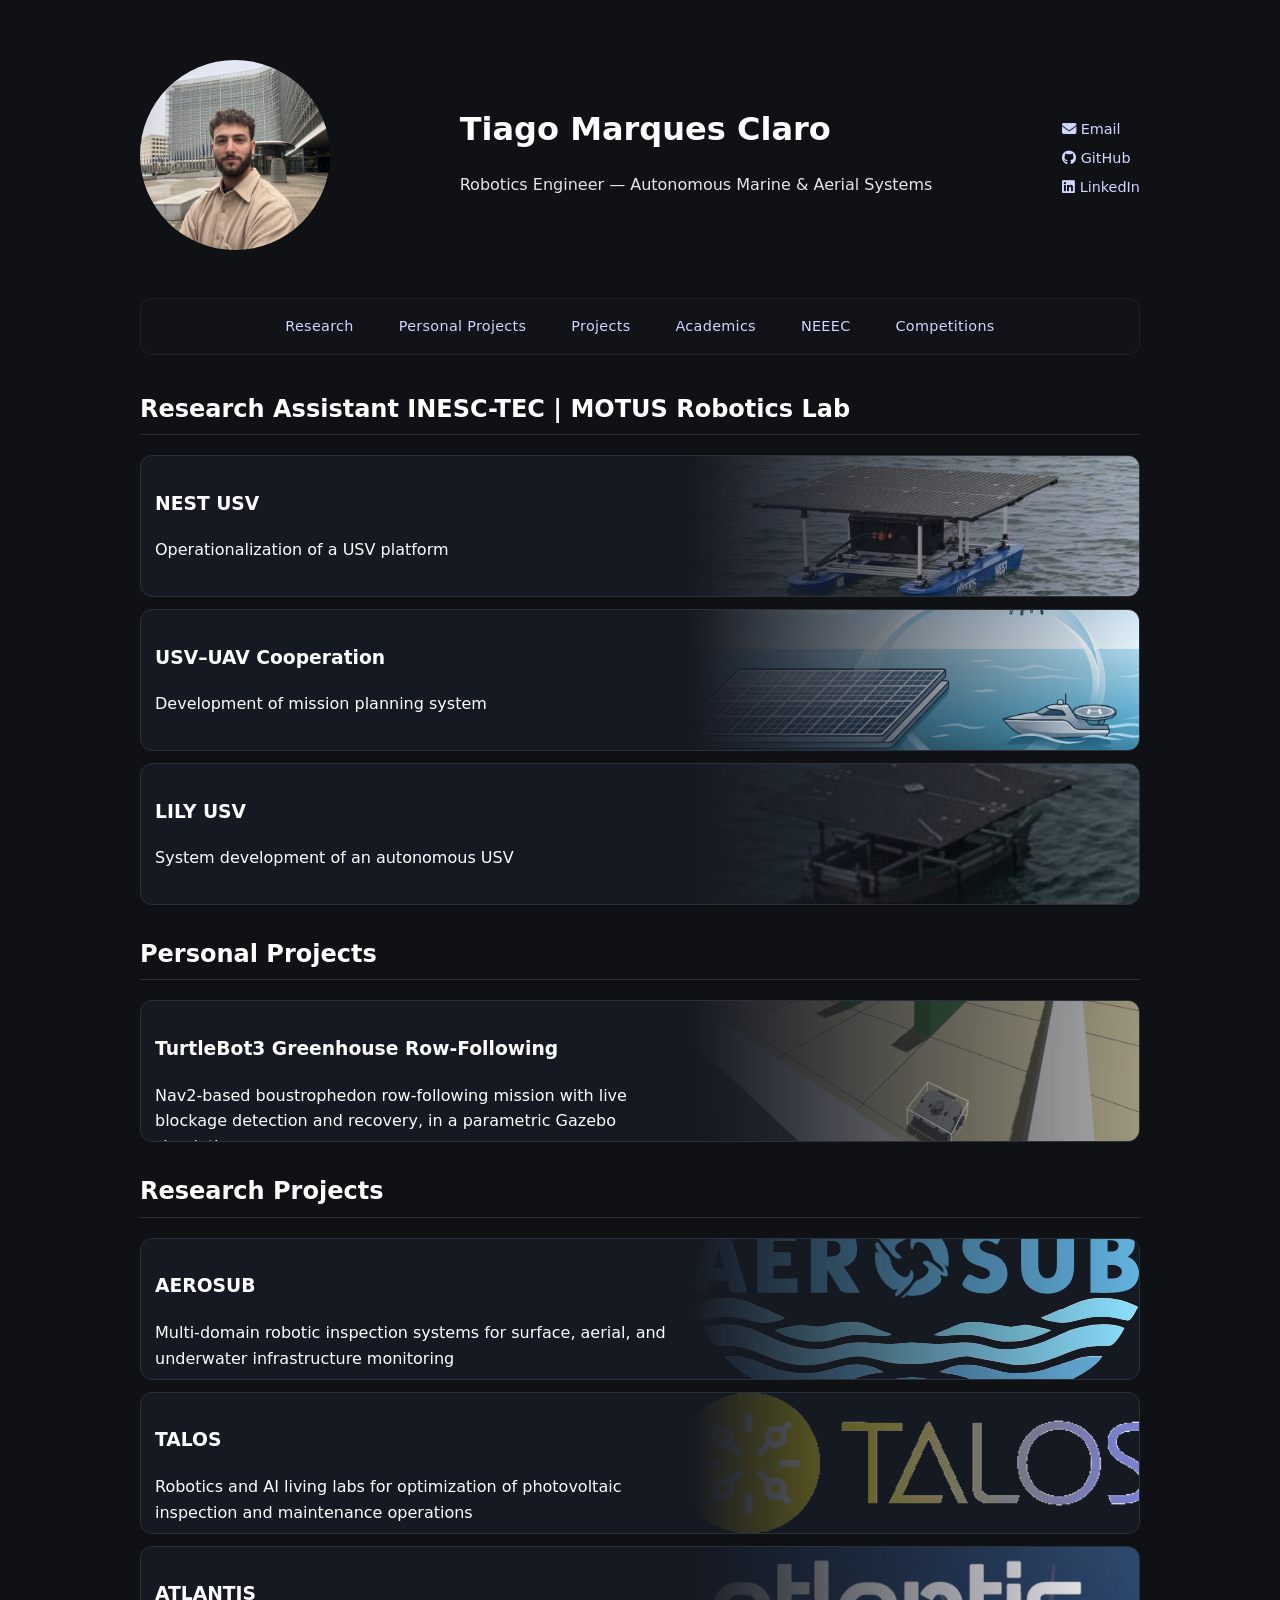
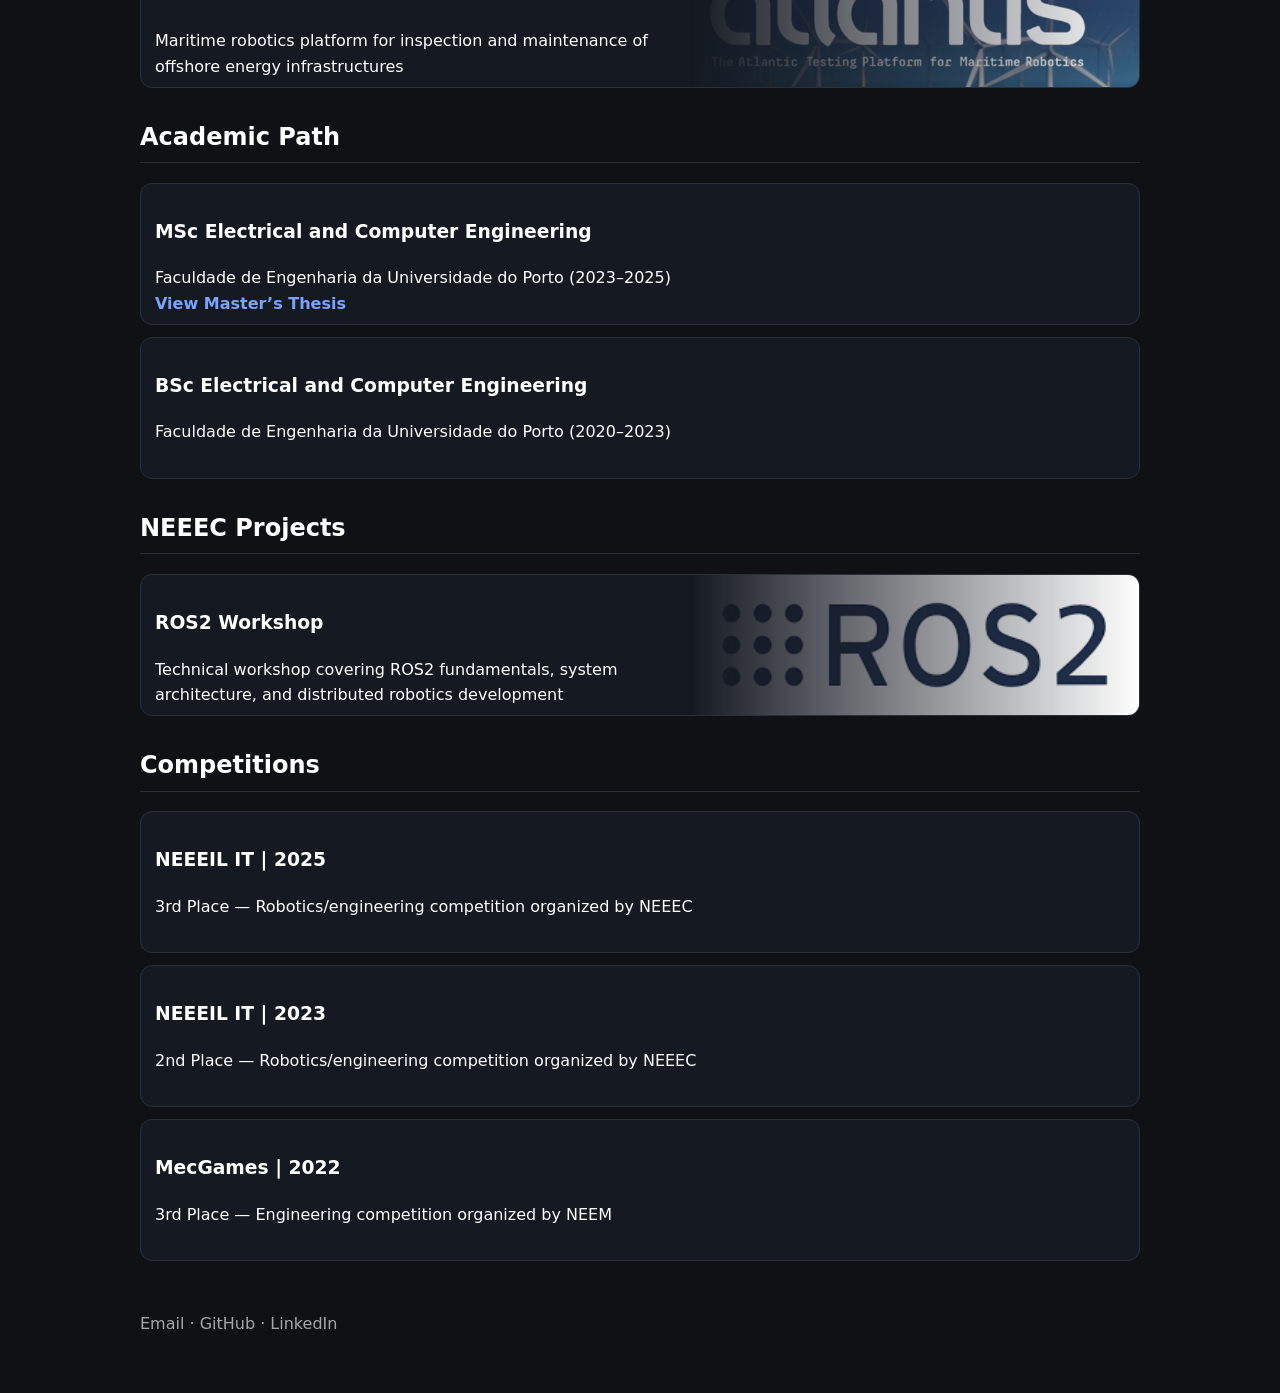
<file: index.html>
<!DOCTYPE html>
<html lang="en">
<head>
    <meta charset="UTF-8">
    <title>Tiago Claro | Robotics Portfolio</title>
    <link rel="stylesheet" href="style.css">
    <link rel="stylesheet" href="https://cdnjs.cloudflare.com/ajax/libs/font-awesome/6.5.0/css/all.min.css">
</head>

<body>

<header class="header">

    <div class="photo">
        <img src="assets/images/profile.png" alt="Profile photo">
    </div>

    <div class="info">
        <h1>Tiago Marques Claro</h1>
        <p>Robotics Engineer — Autonomous Marine & Aerial Systems</p>
    </div>

    <div class="contact">
            <a href="mailto:tmclaro02@gmail.com">
                <i class="fa-solid fa-envelope"></i> Email
            </a>

            <a href="https://github.com/TiagoClaro02" target="_blank">
                <i class="fa-brands fa-github"></i> GitHub
            </a>

            <a href="https://linkedin.com/in/tiago-claro-952ba0276/" target="_blank">
                <i class="fa-brands fa-linkedin"></i> LinkedIn
            </a>
        </div>

</header>

<nav class="nav">
    <a href="#research">Research</a>
    <a href="#personal">Personal Projects</a>
    <a href="#projects">Projects</a>
    <a href="#academics">Academics</a>
    <a href="#neeec">NEEEC</a>
    <a href="#competitions">Competitions</a>
</nav>

<!-- ================= RESEARCH ASSISTANT ================= -->
<section class="activity-block" id="research">
    <h2>Research Assistant INESC-TEC | MOTUS Robotics Lab</h2>

    <a class="card split-card" href="pages/nest_usv.html">
        <div class="text">
            <h3>NEST USV</h3>
            <p>Operationalization of a USV platform</p>
        </div>
        <div class="image" style="background-image: url('assets/images/nest_usv.png');"></div>
    </a>

    <a class="card split-card" href="pages/usv-uav.html">
        <div class="text">
            <h3>USV–UAV Cooperation</h3>
            <p>Development of mission planning system</p>
        </div>
        <div class="image" style="background-image: url('assets/images/usv-uav.png');"></div>
    </a>

    <a class="card split-card" href="pages/lily_usv.html">
        <div class="text">
            <h3>LILY USV</h3>
            <p>System development of an autonomous USV</p>
        </div>
        <div class="image" style="background-image: url('assets/images/lily_usv.png');"></div>
    </a>
</section>

<!-- ================= PERSONAL PROJECTS ================= -->
<section class="activity-block" id="personal">
    <h2>Personal Projects</h2>
        <a class="card split-card" href="pages/greenhouse_mission.html">
            <div class="text">
                <h3>TurtleBot3 Greenhouse Row-Following</h3>
                <p>Nav2-based boustrophedon row-following mission with live blockage detection and recovery, in a parametric Gazebo simulation</p>
            </div>
        <div class="image" style="background-image: url('assets/images/tb3.png');"></div>
    </a>
</section>

<!-- ================= RESEARCH PROJECTS ================= -->
<section class="activity-block" id="projects">
    <h2>Research Projects</h2>

    <a class="card split-card" href="https://cordis.europa.eu/project/id/101189723/es">
        <div class="text">
            <h3>AEROSUB</h3>
            <p>Multi-domain robotic inspection systems for surface, aerial, and underwater infrastructure monitoring</p>
        </div>
        <div class="image" style="background-image: url('assets/images/aerosub.svg');"></div>
    </a>

    <a class="card split-card" href="https://cordis.europa.eu/project/id/101119744">
        <div class="text">
            <h3>TALOS</h3>
            <p>Robotics and AI living labs for optimization of photovoltaic inspection and maintenance operations</p>
        </div>
        <div class="image" style="background-image: url('assets/images/talos.png');"></div>
    </a>

    <a class="card split-card" href="https://cordis.europa.eu/project/id/871571">
        <div class="text">
            <h3>ATLANTIS</h3>
            <p>Maritime robotics platform for inspection and maintenance of offshore energy infrastructures</p>
        </div>
        <div class="image" style="background-image: url('assets/images/atlantis.png');"></div>
    </a>

</section>

<!-- ================= ACADEMIC PATH ================= -->
<section class="activity-block" id="academics">
    <h2>Academic Path</h2>

    <div class="card split-card">
        <div class="text">
            <h3>MSc Electrical and Computer Engineering</h3>
            <p>
                Faculdade de Engenharia da Universidade do Porto (2023–2025)<br>
                <a href="assets/other/735436.pdf" target="_blank">
                    <strong>View Master’s Thesis</strong>
                </a>
            </p>
        </div>
    </div>

    <div class="card">
        <div class="text">
            <h3>BSc Electrical and Computer Engineering</h3>
            <p>Faculdade de Engenharia da Universidade do Porto (2020–2023)</p>
        </div>
    </div>
</section>

<!-- ================= NEEEC ================= -->
<section class="activity-block" id="neeec">
    <h2>NEEEC Projects</h2>

    <a class="card split-card" href="pages/workshop_ros2.html">
        <div class="text">
            <h3>ROS2 Workshop</h3>
            <p>Technical workshop covering ROS2 fundamentals, system architecture, and distributed robotics development</p>
        </div>
        <div class="image" style="background-image: url('assets/images/ros2.png');"></div>
    </a>
</section>

<!-- ================= COMPETITIONS ================= -->
<section class="activity-block" id="competitions">
    <h2>Competitions</h2>

    <div class="card">
        <div class="text">
            <h3>NEEEIL IT | 2025</h3>
            <p>3rd Place — Robotics/engineering competition organized by NEEEC</p>
        </div>
    </div>

    <div class="card">
        <div class="text">
            <h3>NEEEIL IT | 2023</h3>
            <p>2nd Place — Robotics/engineering competition organized by NEEEC</p>
        </div>
    </div>

    <div class="card">
        <div class="text">
            <h3>MecGames | 2022</h3>
            <p>3rd Place — Engineering competition organized by NEEM</p>
        </div>
    </div>
</section>

<footer>
    <p>Email · GitHub · LinkedIn</p>
</footer>

</body>
</html>
</file>
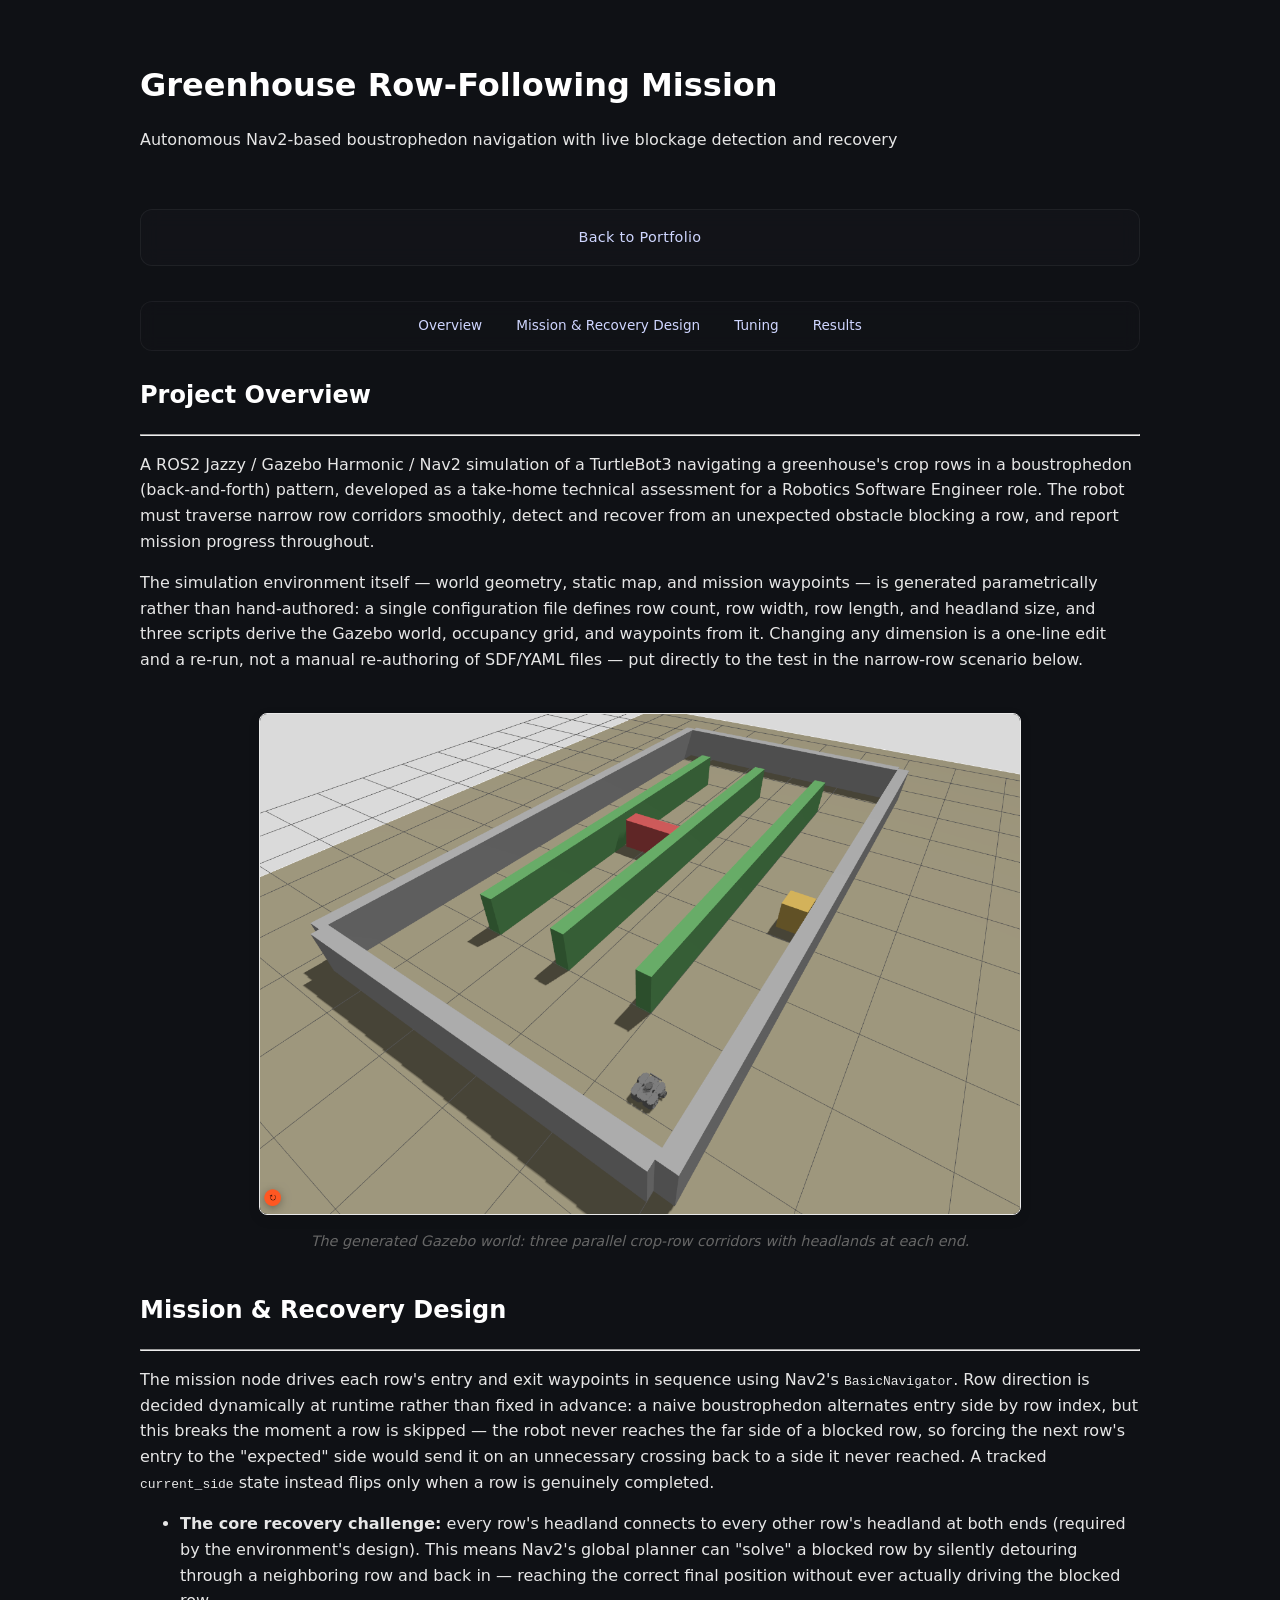
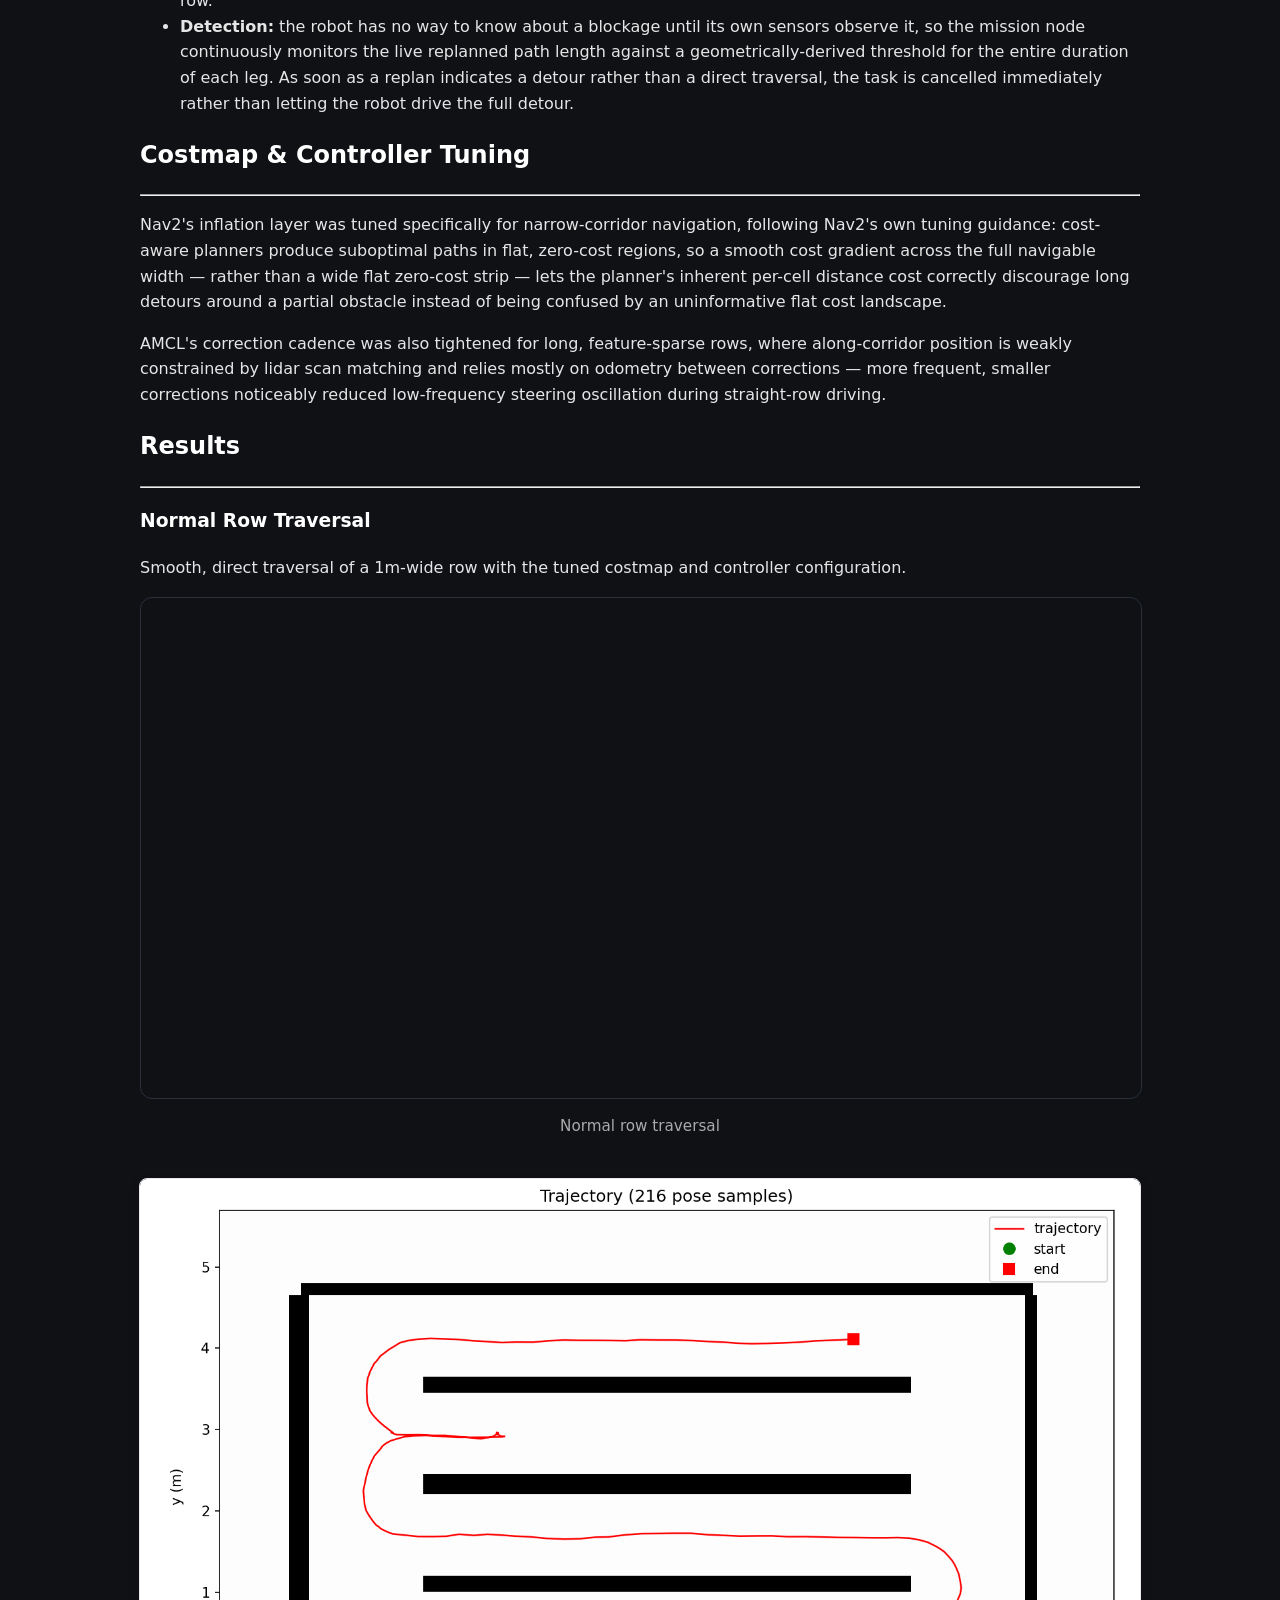
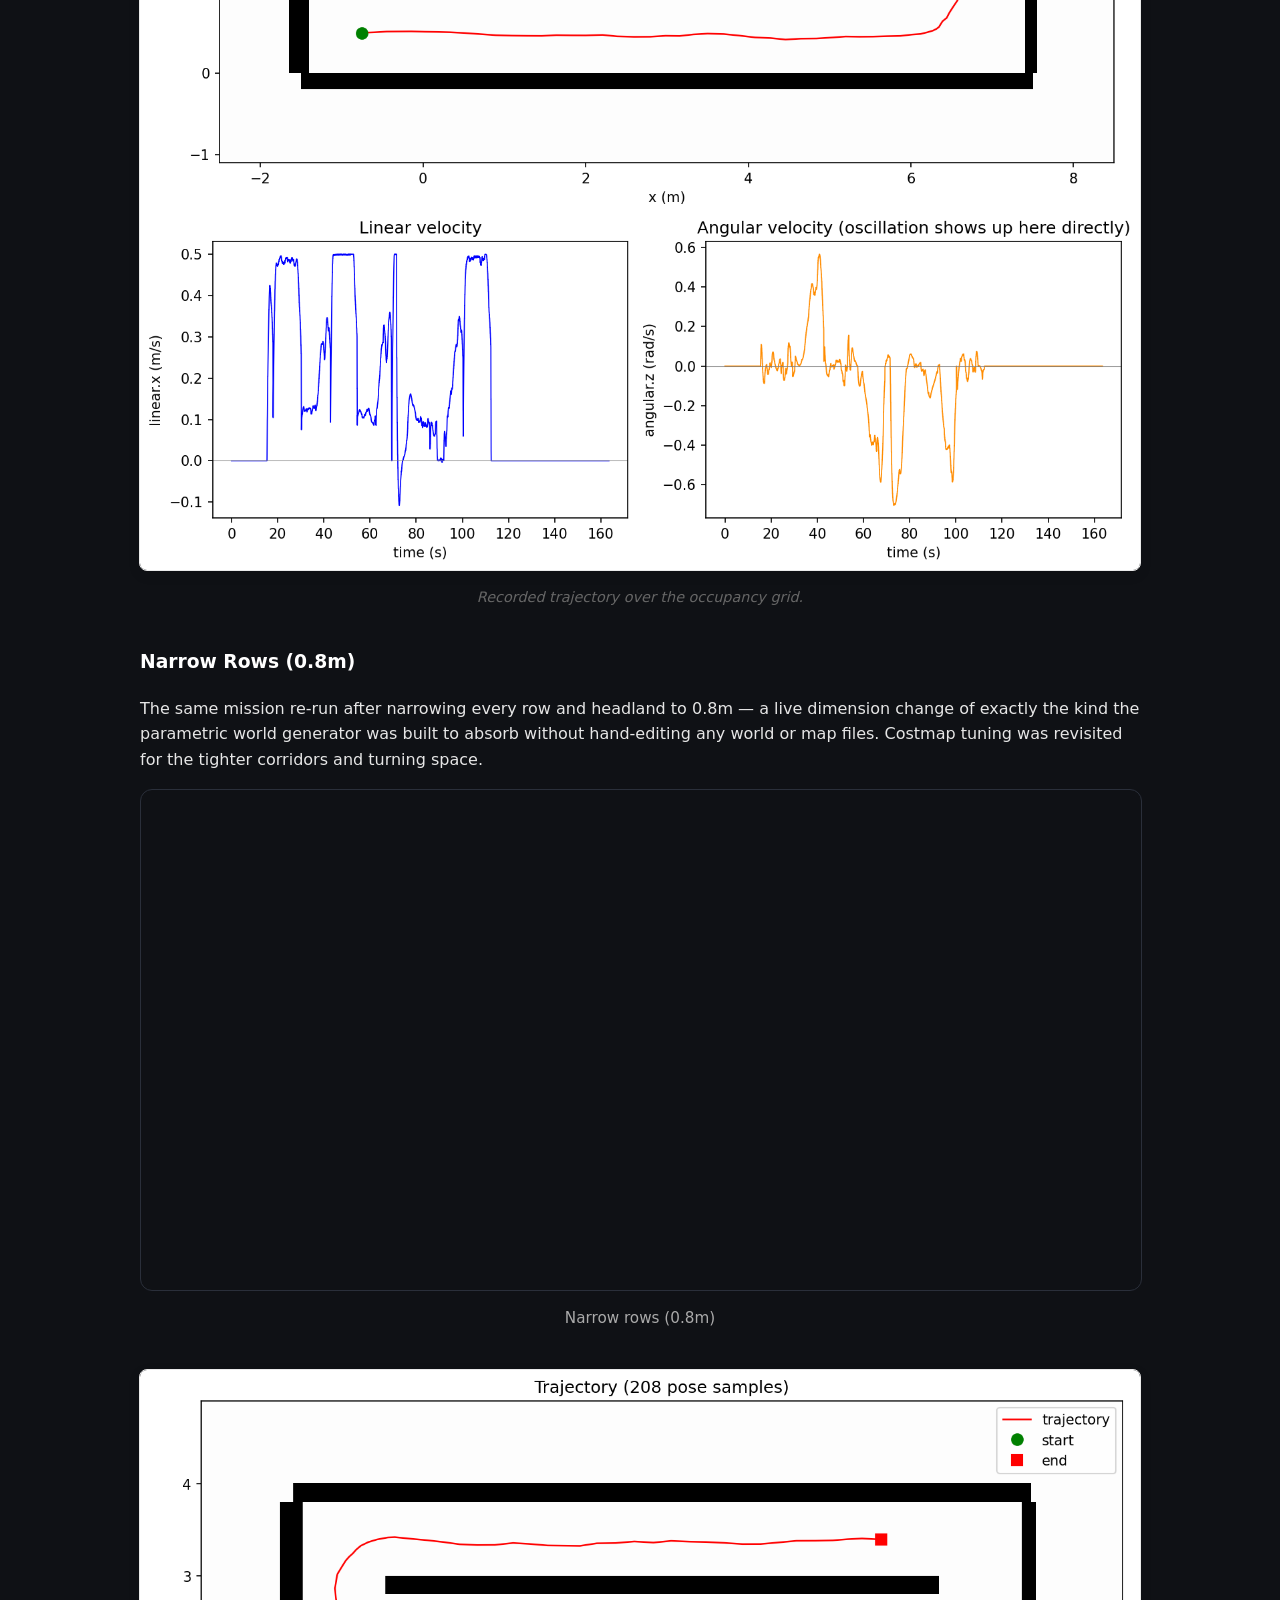
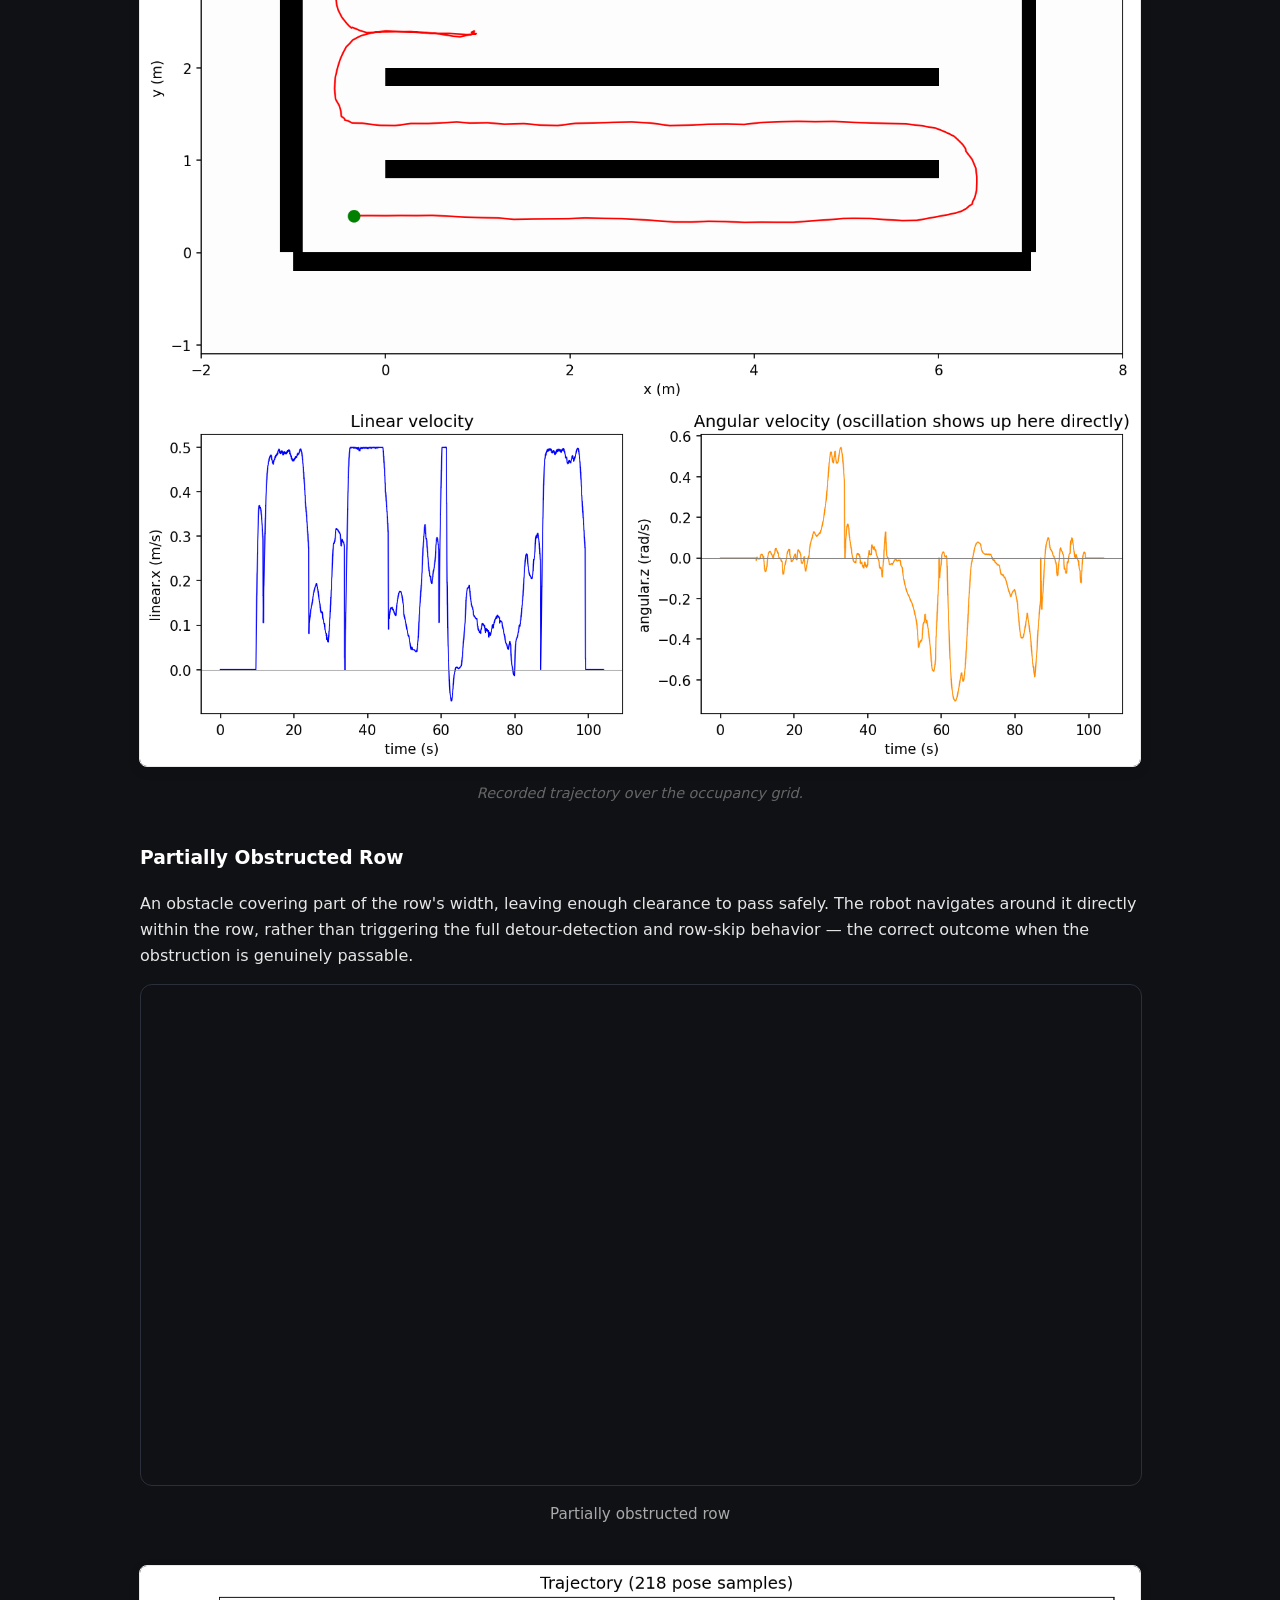
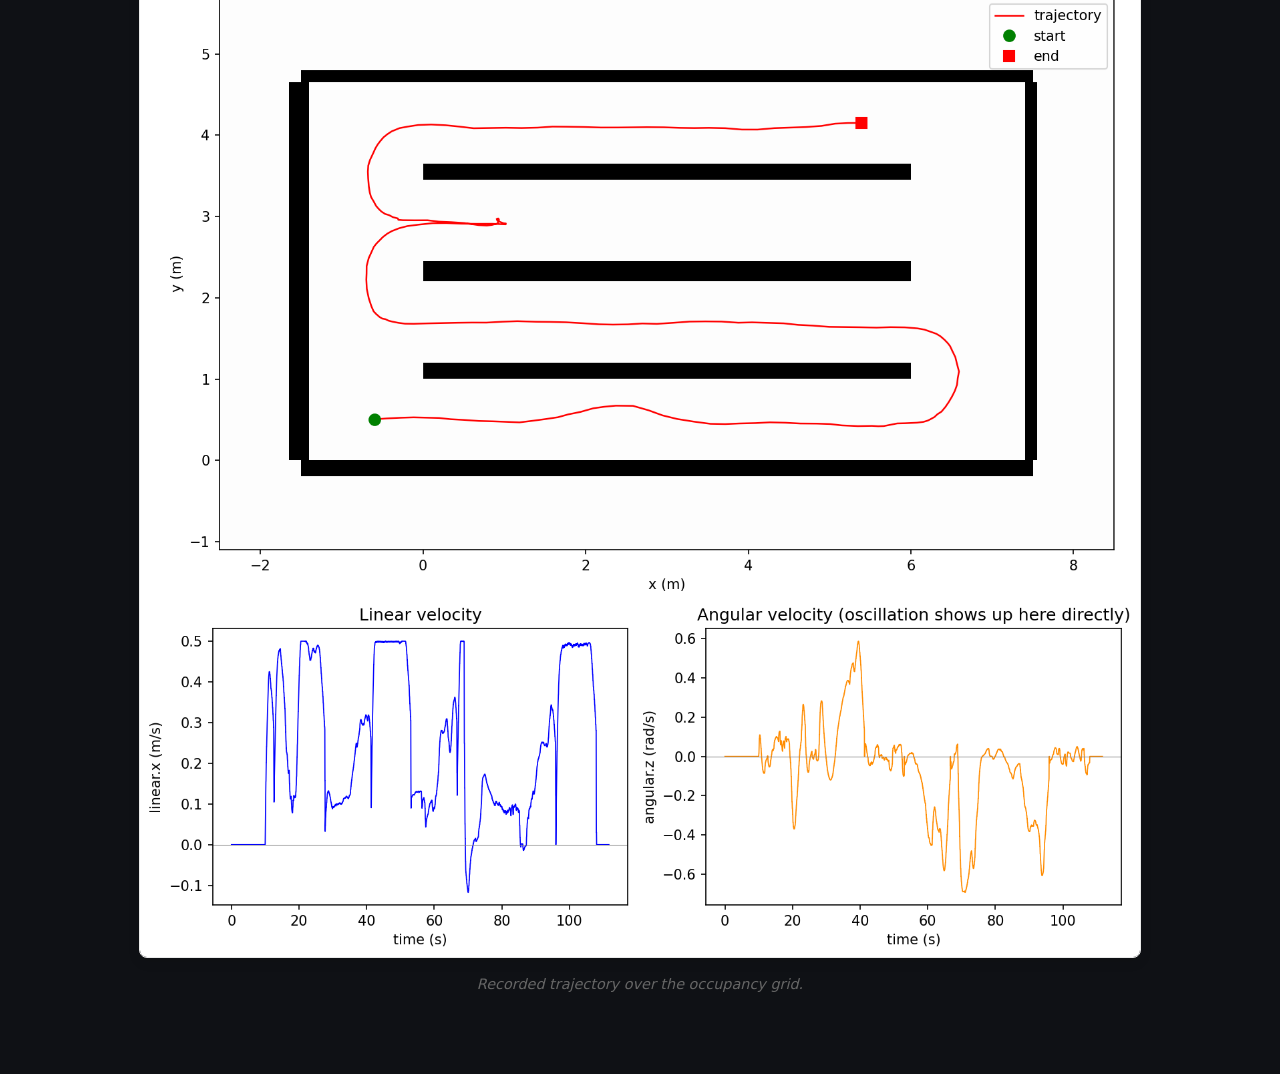
<file: pages/greenhouse_mission.html>
<!DOCTYPE html>
<html lang="en">
<head>
    <meta charset="UTF-8">
    <title>Greenhouse Row-Following Mission | Tiago Claro</title>
    <link rel="stylesheet" href="../style.css">
    <style>
        /* Page-scoped override: on this page, video and images should fill
           the same width as the surrounding text, not the narrower default
           (900px / 85%) used elsewhere on the site. Scoped here rather than
           edited in style.css so other pages using the same classes are
           unaffected. */
        #results figure {
            max-width: 100%;
        }
        #results figure img {
            width: 100%;
            max-width: 100%;
            max-height: none;
        }
        #results .video-block video {
            width: 100%;
            max-width: 100%;
        }
    </style>
</head>

<body>

<header class="header">
    <div class="info">
        <h1>Greenhouse Row-Following Mission</h1>
        <p>Autonomous Nav2-based boustrophedon navigation with live blockage detection and recovery</p>
    </div>
</header>

<nav class="nav">
    <a href="../index.html">Back to Portfolio</a>
</nav>

<nav class="section-index">
    <a href="#overview">Overview</a>
    <a href="#mission-design">Mission & Recovery Design</a>
    <a href="#tuning">Tuning</a>
    <a href="#results">Results</a>
</nav>

<main class="container">
    <section id="overview">
        <h2>Project Overview</h2>
        <hr>
        <p>A ROS2 Jazzy / Gazebo Harmonic / Nav2 simulation of a TurtleBot3 navigating a greenhouse's crop rows in a boustrophedon (back-and-forth) pattern, developed as a take-home technical assessment for a Robotics Software Engineer role. The robot must traverse narrow row corridors smoothly, detect and recover from an unexpected obstacle blocking a row, and report mission progress throughout.</p>
        <p>The simulation environment itself — world geometry, static map, and mission waypoints — is generated parametrically rather than hand-authored: a single configuration file defines row count, row width, row length, and headland size, and three scripts derive the Gazebo world, occupancy grid, and waypoints from it. Changing any dimension is a one-line edit and a re-run, not a manual re-authoring of SDF/YAML files — put directly to the test in the narrow-row scenario below.</p>

        <figure>
            <img src="../assets/images/greenhouse_world.png" alt="Gazebo greenhouse world with three crop rows">
            <figcaption>The generated Gazebo world: three parallel crop-row corridors with headlands at each end.</figcaption>
        </figure>
    </section>

    <section id="mission-design">
        <h2>Mission & Recovery Design</h2>
        <hr>
        <p>The mission node drives each row's entry and exit waypoints in sequence using Nav2's <code>BasicNavigator</code>. Row direction is decided dynamically at runtime rather than fixed in advance: a naive boustrophedon alternates entry side by row index, but this breaks the moment a row is skipped — the robot never reaches the far side of a blocked row, so forcing the next row's entry to the "expected" side would send it on an unnecessary crossing back to a side it never reached. A tracked <code>current_side</code> state instead flips only when a row is genuinely completed.</p>
        <ul>
            <li><strong>The core recovery challenge:</strong> every row's headland connects to every other row's headland at both ends (required by the environment's design). This means Nav2's global planner can "solve" a blocked row by silently detouring through a neighboring row and back in — reaching the correct final position without ever actually driving the blocked row.</li>
            <li><strong>Detection:</strong> the robot has no way to know about a blockage until its own sensors observe it, so the mission node continuously monitors the live replanned path length against a geometrically-derived threshold for the entire duration of each leg. As soon as a replan indicates a detour rather than a direct traversal, the task is cancelled immediately rather than letting the robot drive the full detour.</li>
        </ul>
    </section>

    <section id="tuning">
        <h2>Costmap & Controller Tuning</h2>
        <hr>
        <p>Nav2's inflation layer was tuned specifically for narrow-corridor navigation, following Nav2's own tuning guidance: cost-aware planners produce suboptimal paths in flat, zero-cost regions, so a smooth cost gradient across the full navigable width — rather than a wide flat zero-cost strip — lets the planner's inherent per-cell distance cost correctly discourage long detours around a partial obstacle instead of being confused by an uninformative flat cost landscape.</p>
        <p>AMCL's correction cadence was also tightened for long, feature-sparse rows, where along-corridor position is weakly constrained by lidar scan matching and relies mostly on odometry between corrections — more frequent, smaller corrections noticeably reduced low-frequency steering oscillation during straight-row driving.</p>
    </section>

    <section id="results" class="portfolio-section">
        <div class="content-container">
            <h2>Results</h2>
            <hr>

            <!-- ================= NORMAL TRAVERSAL ================= -->
            <div class="subsection">
                <h3>Normal Row Traversal</h3>
                <p>Smooth, direct traversal of a 1m-wide row with the tuned costmap and controller configuration.</p>

                <div class="video-block">
                    <video autoplay muted loop playsinline>
                        <source src="https://github.com/user-attachments/assets/2048fcee-7007-4cab-9eb3-a468bee453ad" type="video/webm">
                    </video>
                    <p class="video-caption">Normal row traversal</p>
                </div>

                <figure>
                    <img src="../assets/images/greenhouse_1m.png" alt="Trajectory plot of normal row traversal">
                    <figcaption>Recorded trajectory over the occupancy grid.</figcaption>
                </figure>
            </div>

            <!-- ================= NARROW ROWS ================= -->
            <div class="subsection">
                <h3>Narrow Rows (0.8m)</h3>
                <p>The same mission re-run after narrowing every row and headland to 0.8m — a live dimension change of exactly the kind the parametric world generator was built to absorb without hand-editing any world or map files. Costmap tuning was revisited for the tighter corridors and turning space.</p>

                <div class="video-block">
                    <video autoplay muted loop playsinline>
                        <source src="https://github.com/user-attachments/assets/c59c8e34-d197-4fa4-9205-72ec81223aab" type="video/webm">
                    </video>
                    <p class="video-caption">Narrow rows (0.8m)</p>
                </div>

                <figure>
                    <img src="../assets/images/greenhouse_0_8.png" alt="Trajectory plot of narrow row traversal">
                    <figcaption>Recorded trajectory over the occupancy grid.</figcaption>
                </figure>
            </div>

            <!-- ================= PARTIAL OBSTRUCTION ================= -->
            <div class="subsection">
                <h3>Partially Obstructed Row</h3>
                <p>An obstacle covering part of the row's width, leaving enough clearance to pass safely. The robot navigates around it directly within the row, rather than triggering the full detour-detection and row-skip behavior — the correct outcome when the obstruction is genuinely passable.</p>

                <div class="video-block">
                    <video autoplay muted loop playsinline>
                        <source src="https://github.com/user-attachments/assets/5b95210c-be21-4f57-9a11-eb625a3eb2c6" type="video/webm">
                    </video>
                    <p class="video-caption">Partially obstructed row</p>
                </div>

                <figure>
                    <img src="../assets/images/greenhouse_partial.png" alt="Trajectory plot of partial obstruction avoidance">
                    <figcaption>Recorded trajectory over the occupancy grid.</figcaption>
                </figure>
            </div>

        </div>
    </section>
</main>

</body>
</html>
</file>
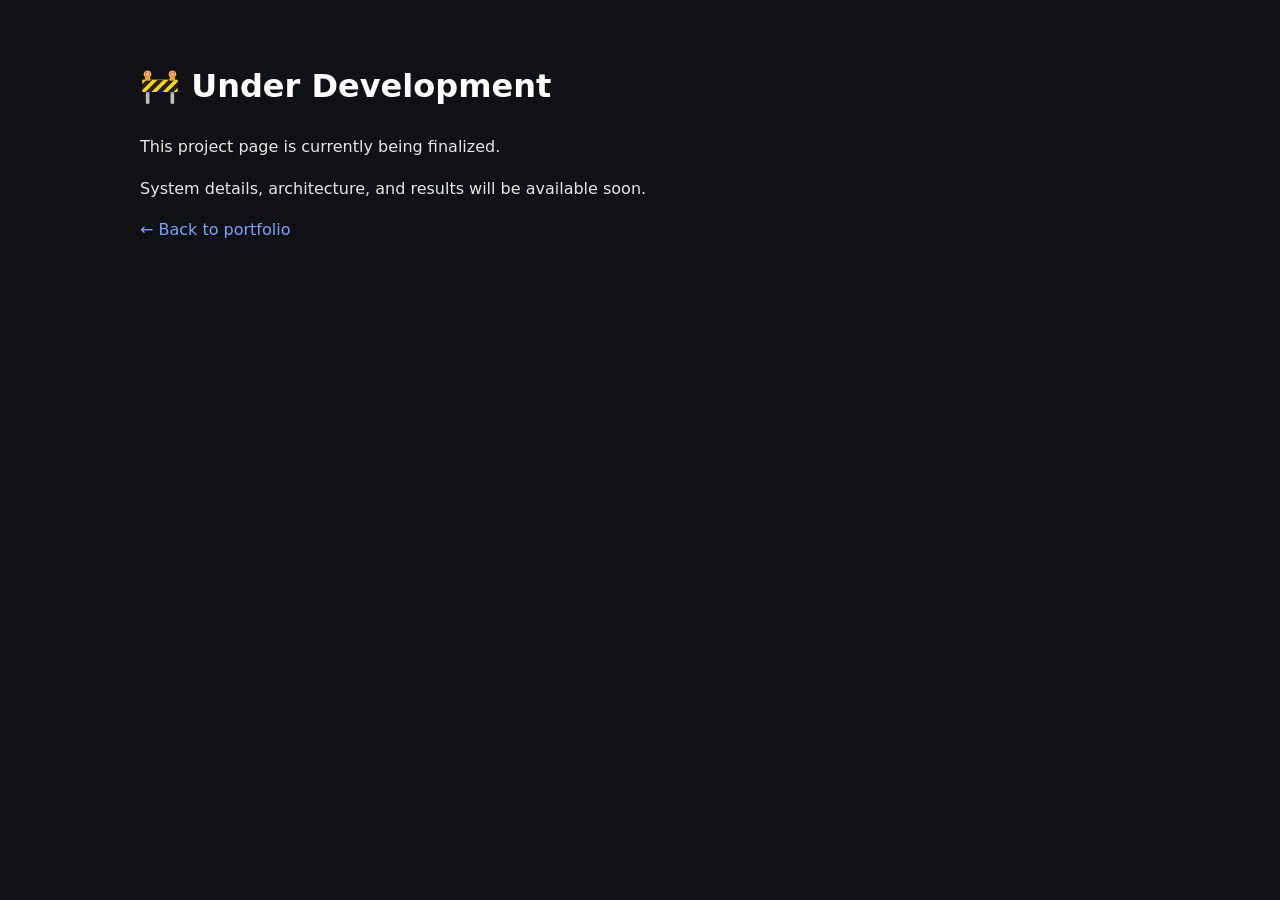
<file: pages/lily_usv.html>
<!DOCTYPE html>
<html lang="en">
<head>
    <meta charset="UTF-8">
    <title>Under Development</title>
    <link rel="stylesheet" href="../style.css">
</head>

<body>

<div class="under-dev">

    <h1>🚧 Under Development</h1>

    <p>
        This project page is currently being finalized.
    </p>

    <p class="sub">
        System details, architecture, and results will be available soon.
    </p>

    <a href="../index.html" class="back-btn">← Back to portfolio</a>

</div>

</body>
</html>
</file>
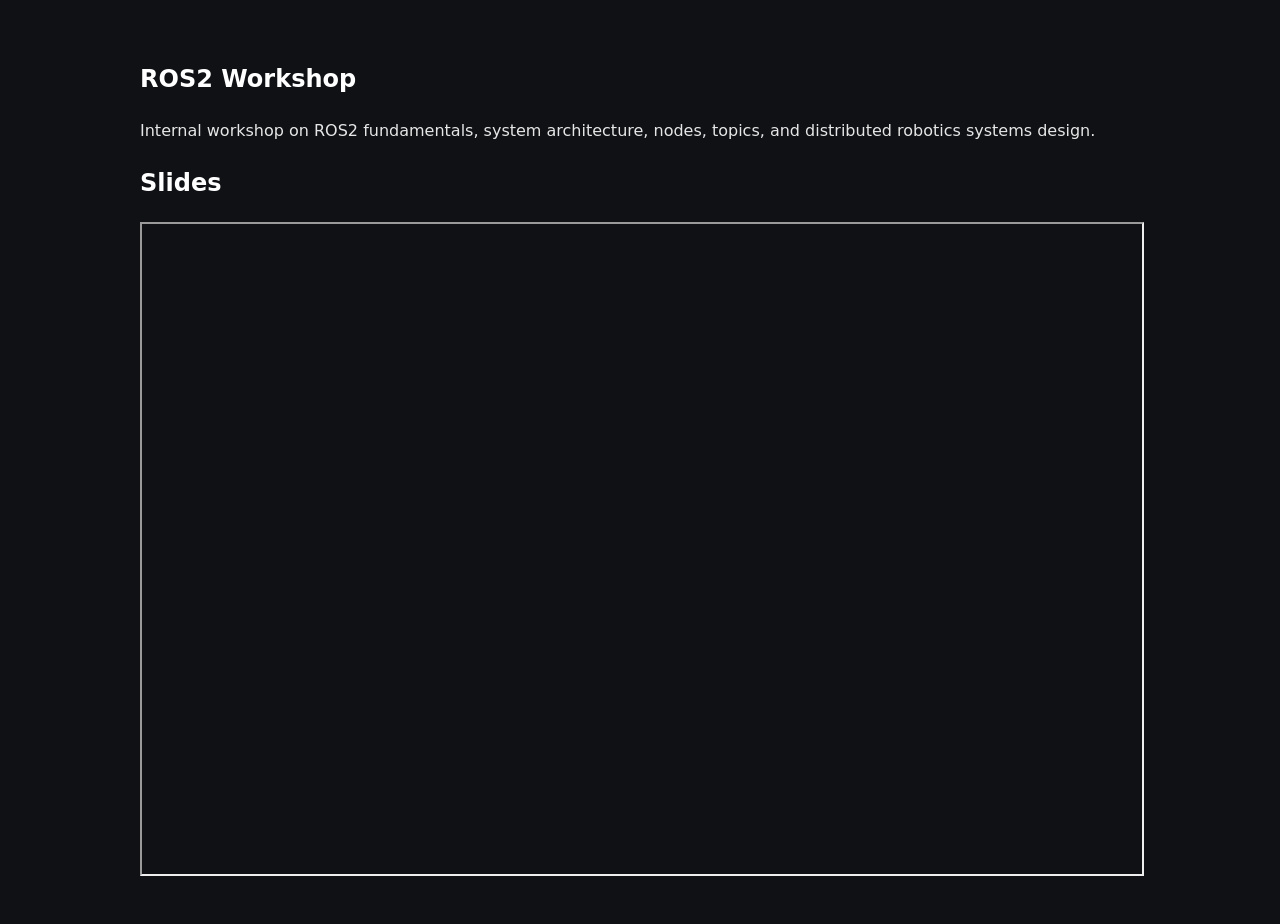
<file: pages/workshop_ros2.html>
<!DOCTYPE html>
<html lang="en">
<head>
    <meta charset="UTF-8">
    <title>ROS2 Workshop</title>

    <!-- IMPORTANT -->
    <link rel="stylesheet" href="../style.css">
</head>

<body>

<section class="section">

    <h1>ROS2 Workshop</h1>

    <p>
        Internal workshop on ROS2 fundamentals, system architecture, nodes, topics,
        and distributed robotics systems design.
    </p>

    <h2>Slides</h2>

    <iframe 
        src="../assets/other/workshopROS2.pdf"
        width="100%" 
        height="650px">
    </iframe>

</section>

</body>
</html>
</file>
<file: style.css>
html {
    scroll-behavior: smooth;
}

body {
    font-family: system-ui, -apple-system, Segoe UI, Roboto, Arial;
    margin: auto;
    max-width: 1000px;
    padding: 40px;
    line-height: 1.6;

    background: #0f1115;
    color: #e6e6e6;
}

.header {
    display: flex;
    align-items: center;
    justify-content: space-between;
    gap: 20px;

    padding: 20px 0;
    margin-bottom: 20px;
}

.photo img {
    width: 190px;
    height: 190px;
    border-radius: 50%;
    object-fit: cover;
}

.info h1 {
    margin: 0;
}

.contact {
    display: flex;
    flex-direction: column;
    gap: 6px;
    font-size: 0.9em;
}

.contact a {
    text-decoration: none;
    color: #cfd6ff;
    transition: 0.2s;
}

.contact a:hover {
    color: #ffffff;
}

h1, h2, h3 {
    color: #ffffff;
}

a {
    color: #7aa2ff;
    text-decoration: none;
}

a:hover {
    text-decoration: underline;
}

.activity-block h2 {
    border-bottom: 1px solid #2a2f3a;
    padding-bottom: 6px;
    margin-top: 30px;
}

.card {
    display: flex;
    position: relative;
    height: 140px;
    margin-top: 12px;
    border-radius: 12px;
    overflow: hidden;
    text-decoration: none;
    border: 1px solid #2a2f3a;
    background: #151922;
    color: white;
    transition: 0.2s ease;
}

/* LEFT SIDE (TEXT) */
.text {
    flex: 1;
    padding: 14px;
    z-index: 2;
}

/* RIGHT SIDE (IMAGE) */
.image {
    width: 45%;
    background-size: cover;
    background-position: center;

    /* fade into left side */
    -webkit-mask-image: linear-gradient(to left, rgba(0,0,0,1), rgba(0,0,0,0));
    mask-image: linear-gradient(to left, rgba(0,0,0,1), rgba(0,0,0,0));
}

/* hover effect */
.card:hover {
    transform: translateY(-3px);
    border-color: #7aa2ff;
}

footer {
    margin-top: 50px;
    opacity: 0.7;
}

.nav {
    display: flex;
    justify-content: center;
    gap: 25px;

    position: sticky;
    top: 10px;

    z-index: 1000;

    padding: 10px 0;
    margin-bottom: 35px;

    background: rgba(20, 22, 28, 0.6);
    backdrop-filter: blur(10px);

    border-radius: 12px;

    border: 1px solid rgba(255, 255, 255, 0.06);
}

.nav a {
    color: #cfd6ff;
    text-decoration: none;
    font-size: 0.9em;
    letter-spacing: 0.3px;

    padding: 6px 10px;
    border-radius: 8px;

    transition: 0.2s ease;
}

.nav a:hover {
    background: rgba(122, 162, 255, 0.15);
    color: #ffffff;
}

/* --- Image and Figure Styling --- */

figure {
    /* Centers the figure in the column and adds breathing room */
    margin: 2.5rem auto; 
    display: flex;
    flex-direction: column;
    align-items: center;
    text-align: center;
    /* Prevents the figure from getting too wide on large screens */
    max-width: 85%; 
}

figure img {
    /* Ensures images never overflow their container */
    max-width: 100%;
    /* You can cap the maximum height to prevent vertical images from taking over the screen */
    max-height: 500px; 
    height: auto;
    /* Keeps the image aspect ratio intact without stretching */
    object-fit: contain; 
    
    /* Professional styling touches */
    border-radius: 8px; /* Soft, modern corners */
    box-shadow: 0 4px 12px rgba(0, 0, 0, 0.1); /* Subtle depth */
    border: 1px solid #eaeaea; /* Light border to frame the image */
}

figcaption {
    margin-top: 1rem;
    font-size: 0.9rem;
    color: #666;
    font-style: italic;
    line-height: 1.4;
    max-width: 80%; /* Keeps the caption readable and neat under the image */
}

.cta {
    color: #4ea1ff;
    font-weight: 600;
}

table {
    width: 100%;
    border-collapse: collapse;
    margin-top: 1rem;
    font-size: 0.95rem;
    color: #ddd;
    background: #1e1e1e;
    border-radius: 8px;
    overflow: hidden;
}

/* Header */
thead {
    background: #2a2a2a;
}

thead th {
    text-align: left;
    padding: 12px 14px;
    font-weight: 600;
    color: #ffffff;
    border-bottom: 1px solid #3a3a3a;
    font-size: 0.9rem;
}

/* Body */
tbody td {
    padding: 10px 14px;
    border-bottom: 1px solid #2f2f2f;
}

/* Alternate rows */
tbody tr:nth-child(even) {
    background: #242424;
}

/* Hover effect */
tbody tr:hover {
    background: #2f2f2f;
    transition: 0.2s;
}

/* First column emphasis */
tbody td:first-child {
    font-weight: 500;
    color: #aaa;
    width: 40%;
}

/* Second column */
tbody td:last-child {
    color: #e0e0e0;
}

.section-index {
    display: flex;
    justify-content: center;
    gap: 14px;

    margin: 10px 0 25px 0;
    padding: 8px 12px;

    background: rgba(20, 22, 28, 0.35);
    border: 1px solid rgba(255, 255, 255, 0.05);
    border-radius: 12px;

    backdrop-filter: blur(8px);
}

.section-index a {
    font-size: 0.85em;
    color: #cfd6ff;
    text-decoration: none;

    padding: 5px 10px;
    border-radius: 8px;

    transition: 0.2s ease;
}

.section-index a:hover {
    background: rgba(122, 162, 255, 0.15);
    color: #fff;
}

.video-container {
    display: flex;
    flex-direction: column;
    align-items: center;
    justify-content: center;

    margin: 25px auto;
    text-align: center;
}

.video-container video {
    width: 100%;
    max-width: 800px;   /* adjust if you want bigger */
    border-radius: 10px;
}

.video-section {
    margin-top: 40px;
}

.video-section h2 {
    margin-bottom: 15px;
}

/* GRID */
.video-grid {
    display: grid;
    grid-template-columns: repeat(3, minmax(220px, 1fr));
    gap: 18px;

    max-width: 1100px;
    margin: 0 auto;   /* THIS centers the whole block */
}

/* CARD */
.video-card {
    margin: 0;
    overflow: hidden;
    border-radius: 12px;
    background: #151922;
    border: 1px solid #2a2f3a;

    display: flex;
    flex-direction: column;
}

/* VIDEO */
.video-card video {
    width: 100%;
    height: 320px;     /* bigger than before */
    object-fit: cover;

    display: block;
}

/* CAPTION */
.video-card figcaption {
    padding: 10px;
    font-size: 0.85rem;
    color: #aaa;
    text-align: center;
}

/* RESPONSIVE */
@media (max-width: 900px) {
    .video-grid {
        grid-template-columns: 1fr;
    }

    .video-card video {
        height: 220px;
    }
}

.video-section {
    margin-top: 40px;
}

.video-section h2 {
    margin-bottom: 20px;
}

/* --- Row of 2 videos --- */
.video-row {
    display: flex;
    gap: 20px;
    justify-content: center;
    flex-wrap: wrap;
    margin-bottom: 30px;
}

.video-row video {
    width: 48%;
    max-width: none;
    border-radius: 12px;
    border: 1px solid #2a2f3a;
    object-fit: cover;
}

/* --- Stack (sync videos) --- */
.video-stack {
    display: flex;
    flex-direction: column;
    align-items: center;
    gap: 15px;
}

.video-stack video {
    width: 100%;
    max-width: 900px;
    border-radius: 12px;
    border: 1px solid #2a2f3a;
    object-fit: cover;
}

.video-section {
    margin-top: 40px;
}

.video-block {
    margin-bottom: 35px;
    text-align: center;
}

/* BIG VIDEOS */
.video-block video {
    width: 95%;
    max-width: 900px;
    border-radius: 12px;
    border: 1px solid #2a2f3a;
    object-fit: cover;
}

/* CAPTION */
.video-caption {
    margin-top: 10px;
    font-size: 0.95rem;
    color: #aaa;
    max-width: 800px;
    margin-left: auto;
    margin-right: auto;
    line-height: 1.4;
}
</file>
